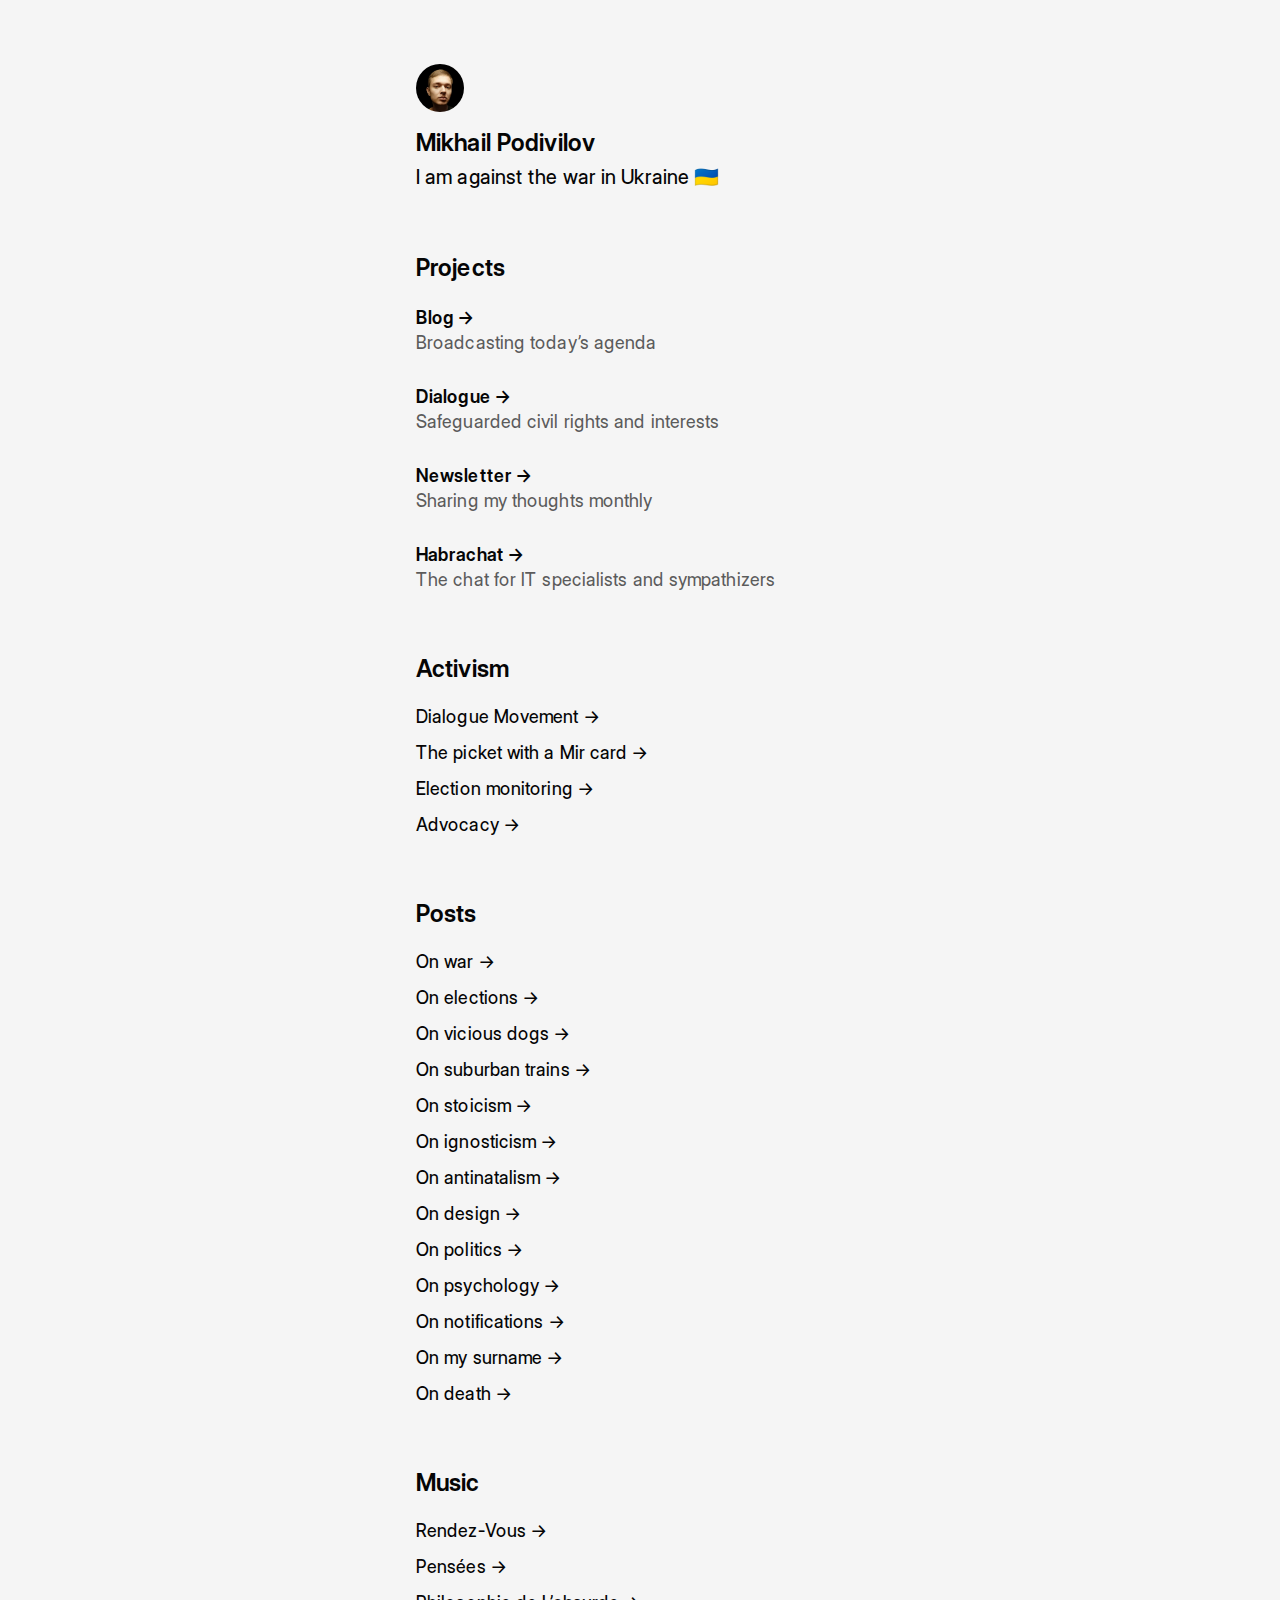
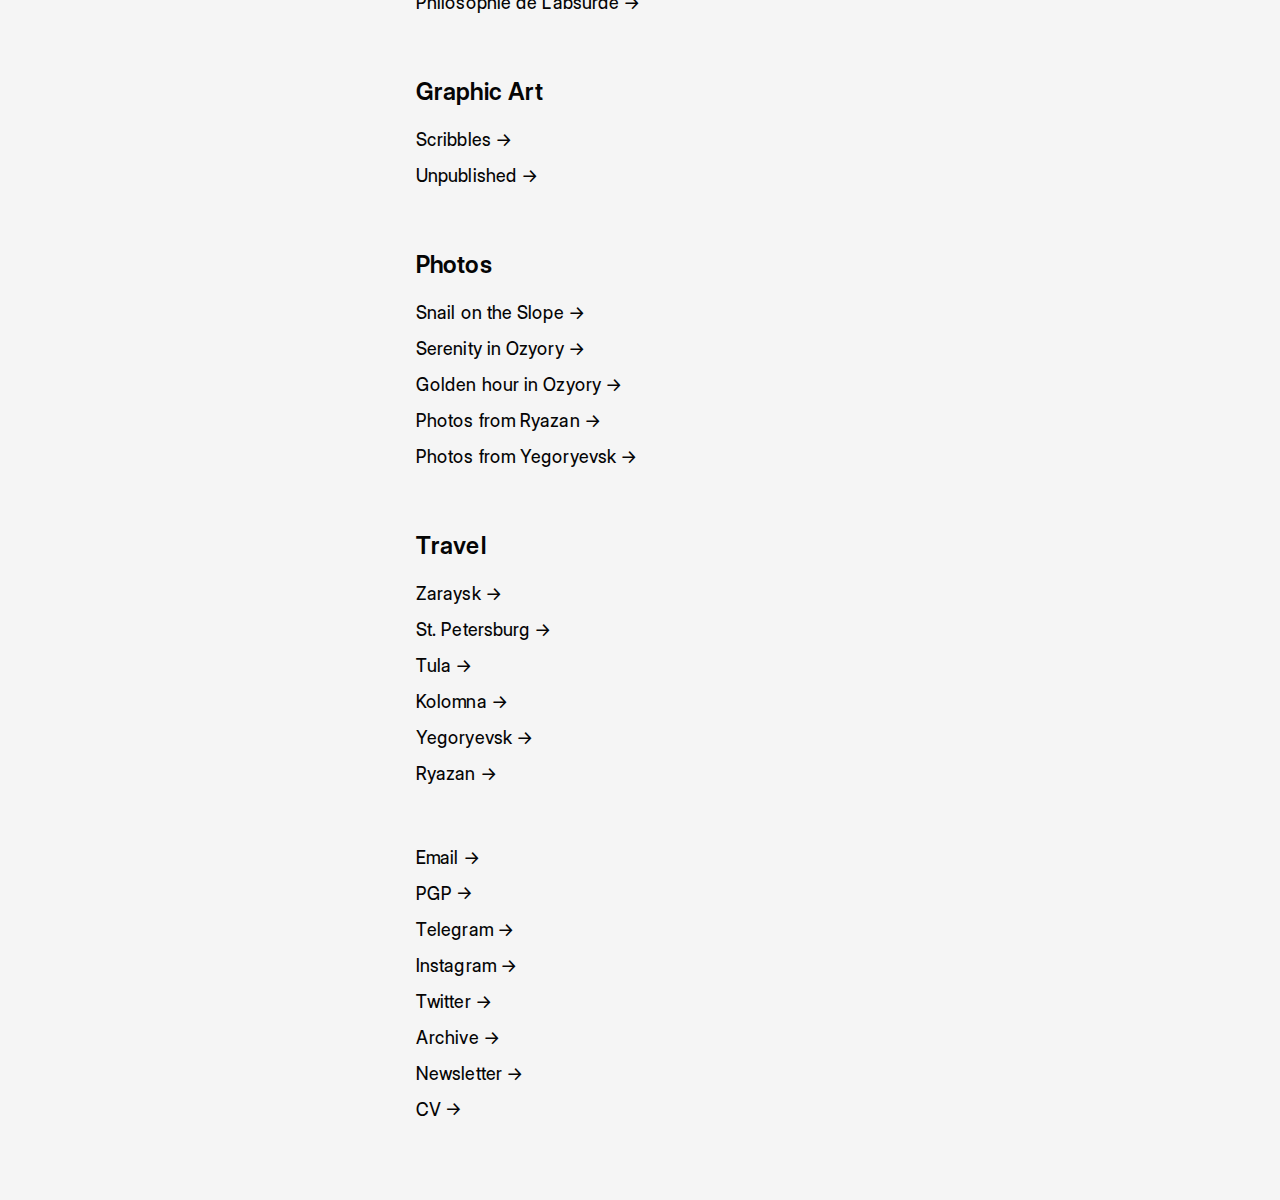
<file: podivilov.com/index.html>
<!DOCTYPE html>
<!--


/╲/\[☉﹏☉]/\╱\ <-- Aaah! A spider! 🕷️


-->
<html>
<head>
  <meta charset="utf-8">
  <meta name="viewport" content="width=device-width" />
  <title>Mikhail Podivilov</title>
  <meta name="description" content="I am against the war in Ukraine 🇺🇦" />
  <link rel="stylesheet" type="text/css" href="style.css">
  <link rel="icon" type="image/png" href="images/favicon.png">
  <meta property="og:title" content="Mikhail Podivilov" />
  <meta property="og:description" content="I am against the war in Ukraine 🇺🇦" />
  <meta property="og:image" content="https://podivilov.com/images/og.png" />
  <meta name="twitter:card" content="summary_large_image" />
  <meta name="twitter:title" content="Mikhail Podivilov" />
  <meta name="twitter:description" content="I am against the war in Ukraine 🇺🇦" />
  <meta name="twitter:image" content="https://podivilov.com/images/og.png" />

  <!-- Verification stuff -->
  <a rel="me" href="https://mastodon.social/@podivilov" style="display: none;">Mastodon</a>
</head>
<body>
  <div id="content">
    <div class="section">
      <img src="images/mikhail-podivilov.jpg" class="me">
      <h1>Mikhail Podivilov</h1>
      <h2>I am against the war in Ukraine 🇺🇦</h2>
    </div>

    <div class="section">
      <h6>Projects</h6>

      <ul>
        <li>
          <h3><a href="https://t.me/podivilov_channel">Blog -></a></h3>
          <p>Broadcasting today’s agenda</p>
        </li>
        <li>
          <h3><a href="https://dialoguemovement.org/">Dialogue -></a></h3>
          <p>Safeguarded civil rights and interests</p>
        </li>
        <li>
          <h3><a href="https://podivilov.com/newsletter/">Newsletter -></a></h3>
          <p>Sharing my thoughts monthly</p>
        </li>
        <li>
          <h3><a href="https://habra.chat/">Habrachat -></a></h3>
          <p>The chat for IT specialists and sympathizers</p>
        </li>
      </ul>
    </div>

    <div class="section links">
      <h6>Activism</h6>

      <a href="https://dialoguemovement.org/archive/" class="link">Dialogue Movement -></a>
      <a href="https://www.nbcnews.com/news/world/russians-opposed-war-ukraine-face-battle-kremlins-crackdown-anti-war-p-rcna29981" class="link">The picket with a Mir card -></a>
      <a href="https://golosinfo.org/blogs/837" class="link">Election monitoring -></a>
      <a href="https://t.me/ovdinfolive/10654" class="link">Advocacy -></a>
    </div>

    <div class="section links">
      <h6>Posts</h6>

      <a href="https://podivilov.com/archive/all/zametki-s-tjournal/" class="link">On war -></a>
      <a href="https://podivilov.com/archive/all/uik-uehal-a-klouny-izbralis/" class="link">On elections -></a>
      <a href="https://podivilov.com/archive/all/ostorozhno-zlye-sobaki/" class="link">On vicious dogs -></a>
      <a href="https://podivilov.com/archive/all/kak-puteshestvovat-na-elektrichkah-i-kayfovat/" class="link">On suburban trains -></a>
      <a href="https://podivilov.com/archive/tags/stoicism/" class="link">On stoicism -></a>
      <a href="https://podivilov.com/archive/all/ignosticizm/" class="link">On ignosticism -></a>
      <a href="https://podivilov.com/archive/all/antinatalizm/" class="link">On antinatalism -></a>
      <a href="https://podivilov.com/archive/tags/design/" class="link">On design -></a>
      <a href="https://podivilov.com/archive/tags/politics/" class="link">On politics -></a>
      <a href="https://podivilov.com/archive/tags/psychology/" class="link">On psychology -></a>
      <a href="https://podivilov.com/archive/all/pro-uvedomleniya/" class="link">On notifications -></a>
      <a href="https://podivilov.com/archive/all/cacograph/" class="link">On my surname -></a>
      <a href="https://podivilov.com/archive/all/zaveschanie/" class="link">On death -></a>
    </div>

    <div class="section links">
      <h6>Music</h6>

      <a href="https://www.youtube.com/watch?v=bPWWufyFyuE" class="link">Rendez-Vous -></a>
      <a href="https://www.youtube.com/watch?v=_a_EP1cF86g" class="link">Pensées -></a>
      <a href="https://www.youtube.com/watch?v=8OWCbKyLMds" class="link">Philosophie de L’absurde -></a>
    </div>

    <div class="section links">
      <h6>Graphic Art</h6>

      <a href="https://web.archive.org/web/20210601125951/https://archive.podivilov.ru/all/kalyaki-malyaki/" class="link">Scribbles -></a>
      <a href="https://web.archive.org/web/20210601120241/https://archive.podivilov.ru/all/dekompoziciya-neopublikovannye-raboty/" class="link">Unpublished -></a>
    </div>

    <div class="section links">
      <h6>Photos</h6>

      <a href="https://podivilov.com/archive/all/ulitka-na-sklone/" class="link">Snail on the Slope -></a>
      <a href="https://podivilov.com/archive/all/ozyorskaya-bezmyatezhnost/" class="link">Serenity in Ozyory -></a>
      <a href="https://podivilov.com/archive/all/zolotoy-chas-v-ozyorah/" class="link">Golden hour in Ozyory -></a>
      <a href="https://podivilov.com/archive/all/ryazanskiy-fotootchyot/" class="link">Photos from Ryazan -></a>
      <a href="https://podivilov.com/archive/all/egoryevskiy-fotootchyot/" class="link">Photos from Yegoryevsk -></a>
    </div>

    <div class="section links">
      <h6>Travel</h6>

      <a href="https://www.youtube.com/watch?v=_UMk2dEp2vs" class="link">Zaraysk -></a>
      <a href="https://www.youtube.com/watch?v=t8ysZ4fYrkY" class="link">St. Petersburg -></a>
      <a href="https://www.youtube.com/watch?v=OF5ravawQ6Y" class="link">Tula -></a>
      <a href="https://www.youtube.com/watch?v=j2yAzifiHoA" class="link">Kolomna -></a>
      <a href="https://www.youtube.com/watch?v=ZSQNnGl0Q9E" class="link">Yegoryevsk -></a>
      <a href="https://www.youtube.com/watch?v=ztuQfi9SAhU" class="link">Ryazan -></a>
    </div>

    <div class="section links">
      <a href="mailto:mikhail@podivilov.com" class="link">Email -></a>
      <a href="https://podivilov.com/downloads/pgp/" class="link">PGP -></a>
      <a href="https://t.me/podivilov_channel" class="link">Telegram -></a>
      <a href="https://instagram.com/podivilov.ru/" class="link">Instagram -></a>
      <a href="https://twitter.com/podivilov" class="link">Twitter -></a>
      <a href="https://podivilov.com/archive/" class="link">Archive -></a>
      <a href="https://podivilov.com/newsletter/" class="link">Newsletter -></a>
      <a href="https://podivilov.com/downloads/cv/" class="link">CV -></a>
    </div>
  </div>
</body>
</html>
</file>
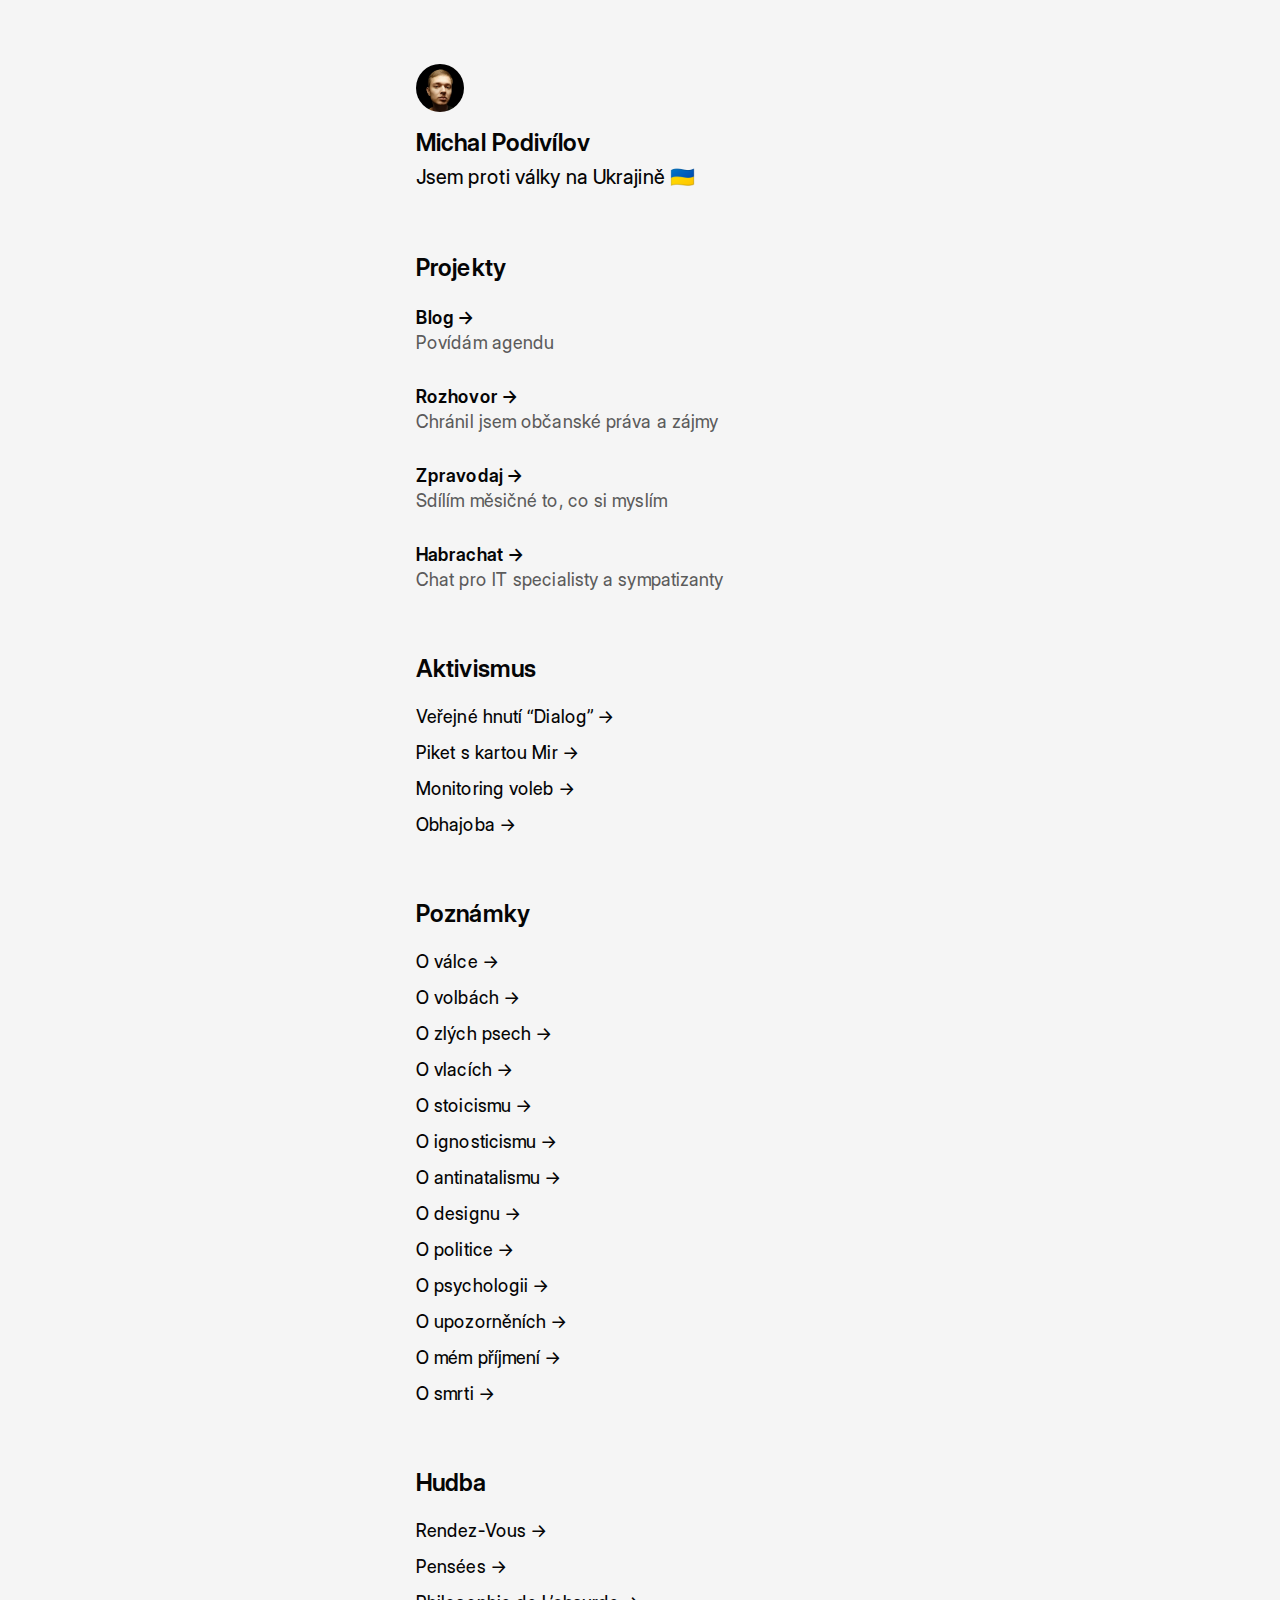
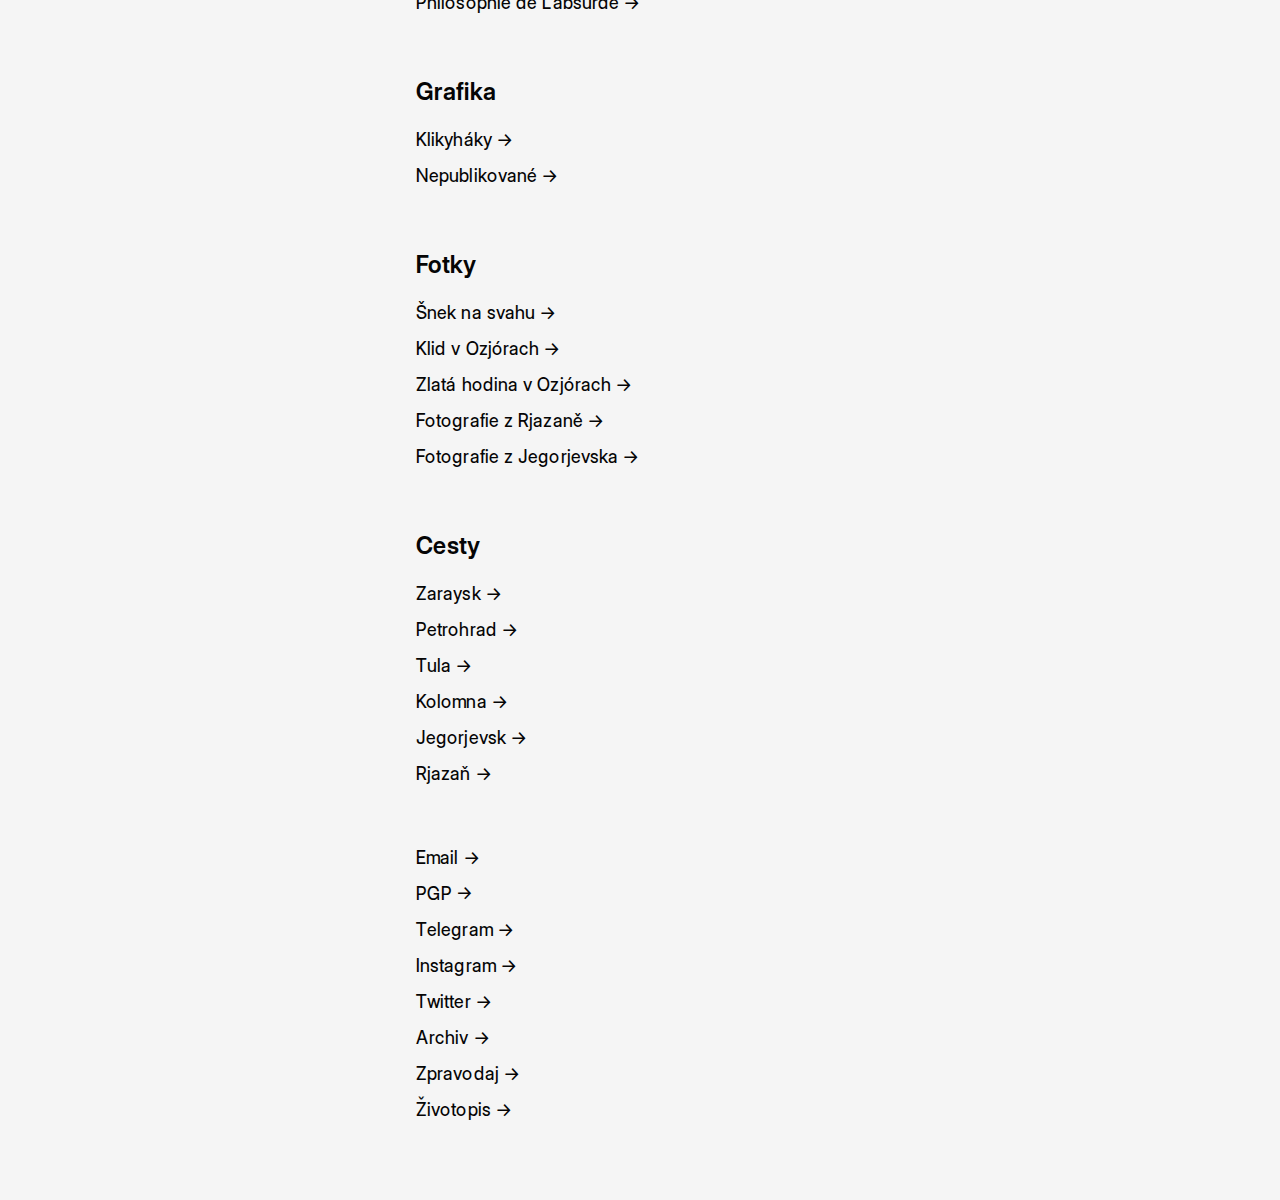
<file: podivilov.cz/index.html>
<!DOCTYPE html>
<!--


/╲/\[☉﹏☉]/\╱\ <-- Aaa! Pavouk! 🕷️


-->
<html>
<head>
  <meta charset="utf-8">
  <meta name="viewport" content="width=device-width" />
  <title>Michal Podivílov</title>
  <meta name="description" content="Jsem proti války na Ukrajině 🇺🇦" />
  <link rel="stylesheet" type="text/css" href="style.css">
  <link rel="icon" type="image/png" href="images/favicon.png">
  <meta property="og:title" content="Michal Podivílov" />
  <meta property="og:description" content="Jsem proti války na Ukrajině 🇺🇦" />
  <meta property="og:image" content="https://podivilov.cz/images/og.png" />
  <meta name="twitter:card" content="summary_large_image" />
  <meta name="twitter:title" content="Michal Podivílov" />
  <meta name="twitter:description" content="Jsem proti války na Ukrajině 🇺🇦" />
  <meta name="twitter:image" content="https://podivilov.cz/images/og.png" />
</head>
<body>
  <div id="content">
    <div class="section">
      <img src="images/michal-podivilov.jpg" class="me">
      <h1>Michal Podivílov</h1>
      <h2>Jsem proti války na Ukrajině 🇺🇦</h2>
    </div>

    <div class="section">
      <h6>Projekty</h6>

      <ul>
        <li>
          <h3><a href="https://t.me/podivilov_channel">Blog -></a></h3>
          <p>Povídám agendu</p>
        </li>
        <li>
          <h3><a href="https://dialoguemovement.org/">Rozhovor -></a></h3>
          <p>Chránil jsem občanské práva a zájmy</p>
        </li>
        <li>
          <h3><a href="https://podivilov.cz/newsletter/">Zpravodaj -></a></h3>
          <p>Sdílím měsičné to, co si myslím</p>
        </li>
        <li>
          <h3><a href="https://habra.chat/">Habrachat -></a></h3>
          <p>Chat pro IT specialisty a sympatizanty</p>
        </li>
      </ul>
    </div>

    <div class="section links">
      <h6>Aktivismus</h6>

      <a href="https://dialoguemovement.org/archive/" class="link">Veřejné hnutí “Dialog” -></a>
      <a href="https://www.nbcnews.com/news/world/russians-opposed-war-ukraine-face-battle-kremlins-crackdown-anti-war-p-rcna29981" class="link">Piket s kartou Mir -></a>
      <a href="https://golosinfo.org/blogs/837" class="link">Monitoring voleb -></a>
      <a href="https://t.me/ovdinfolive/10654" class="link">Obhajoba -></a>
    </div>

    <div class="section links">
      <h6>Poznámky</h6>

      <a href="https://podivilov.cz/archive/all/zametki-s-tjournal/" class="link">O válce -></a>
      <a href="https://podivilov.cz/archive/all/uik-uehal-a-klouny-izbralis/" class="link">O volbách -></a>
      <a href="https://podivilov.cz/archive/all/ostorozhno-zlye-sobaki/" class="link">O zlých psech -></a>
      <a href="https://podivilov.cz/archive/all/kak-puteshestvovat-na-elektrichkah-i-kayfovat/" class="link">O vlacích -></a>
      <a href="https://podivilov.cz/archive/tags/stoicism/" class="link">O stoicismu -></a>
      <a href="https://podivilov.cz/archive/all/ignosticizm/" class="link">O ignosticismu -></a>
      <a href="https://podivilov.cz/archive/all/antinatalizm/" class="link">O antinatalismu -></a>
      <a href="https://podivilov.cz/archive/tags/design/" class="link">O designu -></a>
      <a href="https://podivilov.cz/archive/tags/politics/" class="link">O politice -></a>
      <a href="https://podivilov.cz/archive/tags/psychology/" class="link">O psychologii -></a>
      <a href="https://podivilov.cz/archive/all/pro-uvedomleniya/" class="link">O upozorněních -></a>
      <a href="https://podivilov.cz/archive/all/cacograph/" class="link">O mém příjmení -></a>
      <a href="https://podivilov.cz/archive/all/zaveschanie/" class="link">O smrti -></a>
    </div>

    <div class="section links">
      <h6>Hudba</h6>

      <a href="https://www.youtube.com/watch?v=bPWWufyFyuE" class="link">Rendez-Vous -></a>
      <a href="https://www.youtube.com/watch?v=_a_EP1cF86g" class="link">Pensées -></a>
      <a href="https://www.youtube.com/watch?v=8OWCbKyLMds" class="link">Philosophie de L’absurde -></a>
    </div>

    <div class="section links">
      <h6>Grafika</h6>

      <a href="https://web.archive.org/web/20210601125951/https://archive.podivilov.ru/all/kalyaki-malyaki/" class="link">Klikyháky -></a>
      <a href="https://web.archive.org/web/20210601120241/https://archive.podivilov.ru/all/dekompoziciya-neopublikovannye-raboty/" class="link">Nepublikované -></a>
    </div>

    <div class="section links">
      <h6>Fotky</h6>

      <a href="https://podivilov.cz/archive/all/ulitka-na-sklone/" class="link">Šnek na svahu -></a>
      <a href="https://podivilov.cz/archive/all/ozyorskaya-bezmyatezhnost/" class="link">Klid v Ozjórach -></a>
      <a href="https://podivilov.cz/archive/all/zolotoy-chas-v-ozyorah/" class="link">Zlatá hodina v Ozjórach -></a>
      <a href="https://podivilov.cz/archive/all/ryazanskiy-fotootchyot/" class="link">Fotografie z Rjazaně -></a>
      <a href="https://podivilov.cz/archive/all/egoryevskiy-fotootchyot/" class="link">Fotografie z Jegorjevska -></a>
    </div>

    <div class="section links">
      <h6>Cesty</h6>

      <a href="https://www.youtube.com/watch?v=_UMk2dEp2vs" class="link">Zaraysk -></a>
      <a href="https://www.youtube.com/watch?v=t8ysZ4fYrkY" class="link">Petrohrad -></a>
      <a href="https://www.youtube.com/watch?v=OF5ravawQ6Y" class="link">Tula -></a>
      <a href="https://www.youtube.com/watch?v=j2yAzifiHoA" class="link">Kolomna -></a>
      <a href="https://www.youtube.com/watch?v=ZSQNnGl0Q9E" class="link">Jegorjevsk -></a>
      <a href="https://www.youtube.com/watch?v=ztuQfi9SAhU" class="link">Rjazaň -></a>
    </div>

    <div class="section links">
      <a href="mailto:michal@podivilov.cz" class="link">Email -></a>
      <a href="https://podivilov.cz/downloads/pgp/" class="link">PGP -></a>
      <a href="https://t.me/podivilov_channel" class="link">Telegram -></a>
      <a href="https://instagram.com/podivilov.ru/" class="link">Instagram -></a>
      <a href="https://twitter.com/podivilov" class="link">Twitter -></a>
      <a href="https://podivilov.cz/archive/" class="link">Archiv -></a>
      <a href="https://podivilov.cz/newsletter/" class="link">Zpravodaj -></a>
      <a href="https://podivilov.cz/downloads/cv/" class="link">Životopis -></a>
    </div>
  </div>
</body>
</html>
</file>
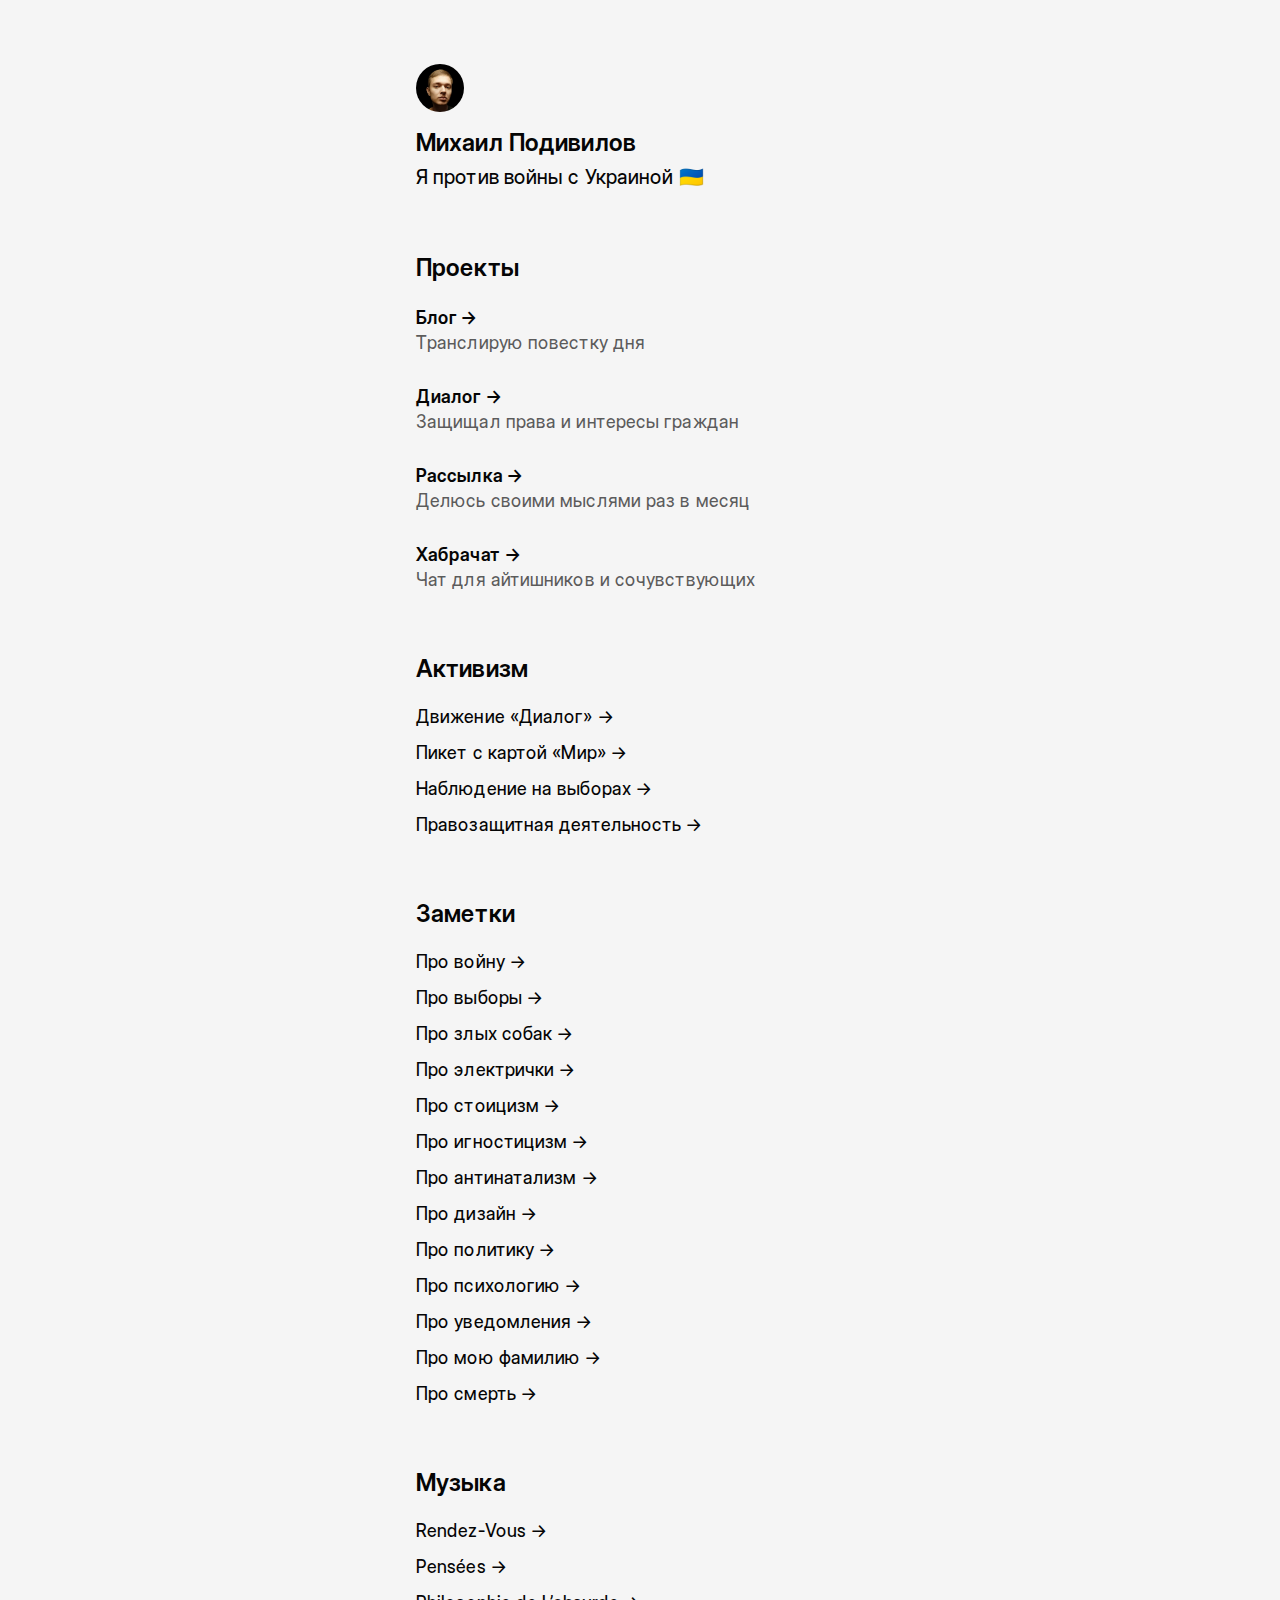
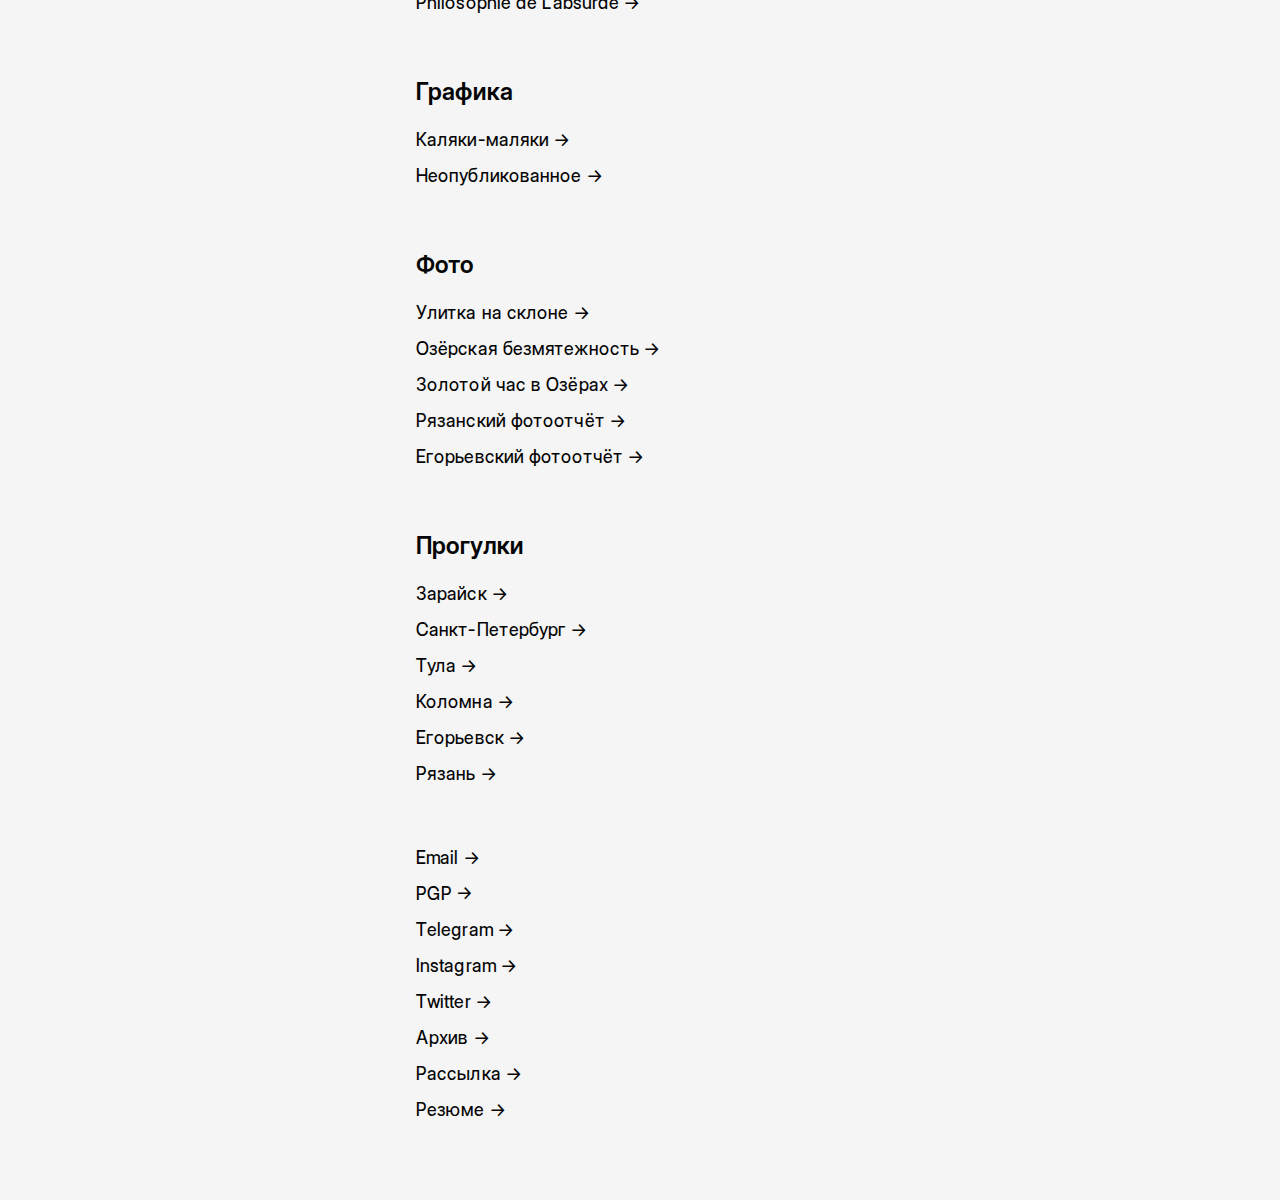
<file: podivilov.ru/index.html>
<!DOCTYPE html>
<!--


/╲/\[☉﹏☉]/\╱\ <-- Паук! Ааа! 🕷️


-->
<html>
<head>
  <meta charset="utf-8">
  <meta name="viewport" content="width=device-width" />
  <title>Михаил Подивилов</title>
  <meta name="description" content="Я против войны с Украиной 🇺🇦" />
  <link rel="stylesheet" type="text/css" href="style.css">
  <link rel="icon" type="image/png" href="images/favicon.png">
  <meta property="og:title" content="Михаил Подивилов" />
  <meta property="og:description" content="Я против войны с Украиной 🇺🇦" />
  <meta property="og:image" content="https://podivilov.ru/images/og.png" />
  <meta name="twitter:card" content="summary_large_image" />
  <meta name="twitter:title" content="Михаил Подивилов" />
  <meta name="twitter:description" content="Я против войны с Украиной 🇺🇦" />
  <meta name="twitter:image" content="https://podivilov.ru/images/og.png" />
</head>
<body>
  <div id="content">
    <div class="section">
      <img src="images/mikhail-podivilov.jpg" class="me">
      <h1>Михаил Подивилов</h1>
      <h2>Я против войны с Украиной 🇺🇦</h2>
    </div>

    <div class="section">
      <h6>Проекты</h6>

      <ul>
        <li>
          <h3><a href="https://t.me/podivilov_channel">Блог -></a></h3>
          <p>Транслирую повестку дня</p>
        </li>
        <li>
          <h3><a href="https://dialoguemovement.org/">Диалог -></a></h3>
          <p>Защищал права и интересы граждан</p>
        </li>
        <li>
          <h3><a href="https://podivilov.ru/newsletter/">Рассылка -></a></h3>
          <p>Делюсь своими мыслями раз в месяц</p>
        </li>
        <li>
          <h3><a href="https://habra.chat/">Хабрачат -></a></h3>
          <p>Чат для айтишников и сочувствующих</p>
        </li>
      </ul>
    </div>

    <div class="section links">
      <h6>Активизм</h6>

      <a href="https://dialoguemovement.org/archive/" class="link">Движение «Диалог» -></a>
      <a href="https://zona.media/news/2022/03/29/mir" class="link">Пикет с картой «Мир» -></a>
      <a href="https://golosinfo.org/blogs/837" class="link">Наблюдение на выборах -></a>
      <a href="https://t.me/ovdinfolive/10654" class="link">Правозащитная деятельность -></a>
    </div>

    <div class="section links">
      <h6>Заметки</h6>

      <a href="https://podivilov.ru/archive/all/zametki-s-tjournal/" class="link">Про войну -></a>
      <a href="https://podivilov.ru/archive/all/uik-uehal-a-klouny-izbralis/" class="link">Про выборы -></a>
      <a href="https://podivilov.ru/archive/all/ostorozhno-zlye-sobaki/" class="link">Про злых собак -></a>
      <a href="https://podivilov.ru/archive/all/kak-puteshestvovat-na-elektrichkah-i-kayfovat/" class="link">Про электрички -></a>
      <a href="https://podivilov.ru/archive/tags/stoicism/" class="link">Про стоицизм -></a>
      <a href="https://podivilov.ru/archive/all/ignosticizm/" class="link">Про игностицизм -></a>
      <a href="https://podivilov.ru/archive/all/antinatalizm/" class="link">Про антинатализм -></a>
      <a href="https://podivilov.ru/archive/tags/design/" class="link">Про дизайн -></a>
      <a href="https://podivilov.ru/archive/tags/politics/" class="link">Про политику -></a>
      <a href="https://podivilov.ru/archive/tags/psychology/" class="link">Про психологию -></a>
      <a href="https://podivilov.ru/archive/all/pro-uvedomleniya/" class="link">Про уведомления -></a>
      <a href="https://podivilov.ru/archive/all/cacograph/" class="link">Про мою фамилию -></a>
      <a href="https://podivilov.ru/archive/all/zaveschanie/" class="link">Про смерть -></a>
    </div>

    <div class="section links">
      <h6>Музыка</h6>

      <a href="https://www.youtube.com/watch?v=bPWWufyFyuE" class="link">Rendez-Vous -></a>
      <a href="https://www.youtube.com/watch?v=_a_EP1cF86g" class="link">Pensées -></a>
      <a href="https://www.youtube.com/watch?v=8OWCbKyLMds" class="link">Philosophie de L’absurde -></a>
    </div>

    <div class="section links">
      <h6>Графика</h6>

      <a href="https://web.archive.org/web/20210601125951/https://archive.podivilov.ru/all/kalyaki-malyaki/" class="link">Каляки-маляки -></a>
      <a href="https://web.archive.org/web/20210601120241/https://archive.podivilov.ru/all/dekompoziciya-neopublikovannye-raboty/" class="link">Неопубликованное -></a>
    </div>

    <div class="section links">
      <h6>Фото</h6>

      <a href="https://podivilov.ru/archive/all/ulitka-na-sklone/" class="link">Улитка на склоне -></a>
      <a href="https://podivilov.ru/archive/all/ozyorskaya-bezmyatezhnost/" class="link">Озёрская безмятежность -></a>
      <a href="https://podivilov.ru/archive/all/zolotoy-chas-v-ozyorah/" class="link">Золотой час в Озёрах -></a>
      <a href="https://podivilov.ru/archive/all/ryazanskiy-fotootchyot/" class="link">Рязанский фотоотчёт -></a>
      <a href="https://podivilov.ru/archive/all/egoryevskiy-fotootchyot/" class="link">Егорьевский фотоотчёт -></a>
    </div>

    <div class="section links">
      <h6>Прогулки</h6>

      <a href="https://www.youtube.com/watch?v=_UMk2dEp2vs" class="link">Зарайск -></a>
      <a href="https://www.youtube.com/watch?v=t8ysZ4fYrkY" class="link">Санкт-Петербург -></a>
      <a href="https://www.youtube.com/watch?v=OF5ravawQ6Y" class="link">Тула -></a>
      <a href="https://www.youtube.com/watch?v=j2yAzifiHoA" class="link">Коломна -></a>
      <a href="https://www.youtube.com/watch?v=ZSQNnGl0Q9E" class="link">Егорьевск -></a>
      <a href="https://www.youtube.com/watch?v=ztuQfi9SAhU" class="link">Рязань -></a>
    </div>

    <div class="section links">
      <a href="mailto:mikhail@podivilov.ru" class="link">Email -></a>
      <a href="https://podivilov.ru/downloads/pgp/" class="link">PGP -></a>
      <a href="https://t.me/podivilov_channel" class="link">Telegram -></a>
      <a href="https://instagram.com/podivilov.ru/" class="link">Instagram -></a>
      <a href="https://twitter.com/podivilov" class="link">Twitter -></a>
      <a href="https://podivilov.ru/archive/" class="link">Архив -></a>
      <a href="https://podivilov.ru/newsletter/" class="link">Рассылка -></a>
      <a href="https://podivilov.ru/downloads/cv/" class="link">Резюме -></a>
    </div>
  </div>
</body>
</html>
</file>
<file: podivilov.com/style.css>
@import url('fonts/inter/inter-display.css');
html { font-family: 'InterDisplay', sans-serif; }
@supports (font-variation-settings: normal) {
  html { font-family: 'InterDisplay var', sans-serif; }
}
* {
	margin: 0;
	padding: 0;
	list-style: none;
	text-decoration: none;
	box-sizing: border-box;
	letter-spacing: .005em;
        font-variant-ligatures: contextual;
        -moz-font-feature-settings: 'calt';
        -webkit-font-feature-settings: 'calt';
        font-feature-settings: 'calt';
}
body {
	background: #f5f5f5;
	color: #050505;
	-webkit-font-smoothing: antialiased;
}
a {
	color: inherit;
}
a:hover {
	text-decoration: underline;
}
#content {
	max-width: 512px;
	margin: 0 auto;
	padding: 64px 32px;
}
.section {
	margin-bottom: 64px;
}
.section:last-of-type {
	border-bottom: 0;
	padding-bottom: 0;
	margin-bottom: 0;
}
.me {
	width: 48px;
	height: 48px;
	border-radius: 24px;
	margin-bottom: 12px;
}
h1 {
	font-weight: 600;
	font-size: 24px;
	margin-bottom: 8px;
}
h2 {
	font-weight: 450;
	font-size: 20px;
	line-height: 24px;
}
.link {
	font-size: 18px;
	line-height: 20px;
	margin-right: 12px;
	font-weight: 450;
}
.links .link {
	margin-right: 0;
	display: block;
	margin-bottom: 16px;
}
h6 {
	font-weight: 600;
	font-size: 24px;
	margin-bottom: 24px;
}
h3 {
	font-weight: 600;
	font-size: 18px;
	line-height: 24px;
	margin-bottom: 2px;
}
p {
	font-size: 18px;
	font-weight: 450;
	color: rgba(0, 0, 0, .64);
}
ul li {
	margin-bottom: 32px;
}
ul li:last-of-type {
	margin-bottom: 0;
}
@media screen and (max-width:400px) {
    p {
	line-height: 26px;
    }
    .long {
	line-height: 32px;
	margin-top: -4px;
	margin-bottom: 12px !important;
    }
}
h2.logo {
	display: inline-block;
}
svg.logo {
	display: inline-block;
	position: absolute;
	margin-top: .07em;
	margin-left: .35em;
}
</file>
<file: podivilov.cz/style.css>
@import url('fonts/inter/inter-display.css');
html { font-family: 'InterDisplay', sans-serif; }
@supports (font-variation-settings: normal) {
  html { font-family: 'InterDisplay var', sans-serif; }
}
* {
	margin: 0;
	padding: 0;
	list-style: none;
	text-decoration: none;
	box-sizing: border-box;
	letter-spacing: .005em;
        font-variant-ligatures: contextual;
        -moz-font-feature-settings: 'calt';
        -webkit-font-feature-settings: 'calt';
        font-feature-settings: 'calt';
}
body {
	background: #f5f5f5;
	color: #050505;
	-webkit-font-smoothing: antialiased;
}
a {
	color: inherit;
}
a:hover {
	text-decoration: underline;
}
#content {
	max-width: 512px;
	margin: 0 auto;
	padding: 64px 32px;
}
.section {
	margin-bottom: 64px;
}
.section:last-of-type {
	border-bottom: 0;
	padding-bottom: 0;
	margin-bottom: 0;
}
.me {
	width: 48px;
	height: 48px;
	border-radius: 24px;
	margin-bottom: 12px;
}
h1 {
	font-weight: 600;
	font-size: 24px;
	margin-bottom: 8px;
}
h2 {
	font-weight: 450;
	font-size: 20px;
	line-height: 24px;
}
.link {
	font-size: 18px;
	line-height: 20px;
	margin-right: 12px;
	font-weight: 450;
}
.links .link {
	margin-right: 0;
	display: block;
	margin-bottom: 16px;
}
h6 {
	font-weight: 600;
	font-size: 24px;
	margin-bottom: 24px;
}
h3 {
	font-weight: 600;
	font-size: 18px;
	line-height: 24px;
	margin-bottom: 2px;
}
p {
	font-size: 18px;
	font-weight: 450;
	color: rgba(0, 0, 0, .64);
}
ul li {
	margin-bottom: 32px;
}
ul li:last-of-type {
	margin-bottom: 0;
}
@media screen and (max-width:400px) {
    p {
	line-height: 26px;
    }
    .long {
	line-height: 32px;
	margin-top: -4px;
	margin-bottom: 12px !important;
    }
}
h2.logo {
	display: inline-block;
}
svg.logo {
	display: inline-block;
	position: absolute;
	margin-top: .07em;
	margin-left: .35em;
}
</file>
<file: podivilov.ru/style.css>
@import url('fonts/inter/inter-display.css');
html { font-family: 'InterDisplay', sans-serif; }
@supports (font-variation-settings: normal) {
  html { font-family: 'InterDisplay var', sans-serif; }
}
* {
	margin: 0;
	padding: 0;
	list-style: none;
	text-decoration: none;
	box-sizing: border-box;
	letter-spacing: .005em;
        font-variant-ligatures: contextual;
        -moz-font-feature-settings: 'calt';
        -webkit-font-feature-settings: 'calt';
        font-feature-settings: 'calt';
}
body {
	background: #f5f5f5;
	color: #050505;
	-webkit-font-smoothing: antialiased;
}
a {
	color: inherit;
}
a:hover {
	text-decoration: underline;
}
#content {
	max-width: 512px;
	margin: 0 auto;
	padding: 64px 32px;
}
.section {
	margin-bottom: 64px;
}
.section:last-of-type {
	border-bottom: 0;
	padding-bottom: 0;
	margin-bottom: 0;
}
.me {
	width: 48px;
	height: 48px;
	border-radius: 24px;
	margin-bottom: 12px;
}
h1 {
	font-weight: 600;
	font-size: 24px;
	margin-bottom: 8px;
}
h2 {
	font-weight: 450;
	font-size: 20px;
	line-height: 24px;
}
.link {
	font-size: 18px;
	line-height: 20px;
	margin-right: 12px;
	font-weight: 450;
}
.links .link {
	margin-right: 0;
	display: block;
	margin-bottom: 16px;
}
h6 {
	font-weight: 600;
	font-size: 24px;
	margin-bottom: 24px;
}
h3 {
	font-weight: 600;
	font-size: 18px;
	line-height: 24px;
	margin-bottom: 2px;
}
p {
	font-size: 18px;
	font-weight: 450;
	color: rgba(0, 0, 0, .64);
}
ul li {
	margin-bottom: 32px;
}
ul li:last-of-type {
	margin-bottom: 0;
}
@media screen and (max-width:400px) {
    p {
	line-height: 26px;
    }
    .long {
	line-height: 32px;
	margin-top: -4px;
	margin-bottom: 12px !important;
    }
}
h2.logo {
	display: inline-block;
}
svg.logo {
	display: inline-block;
	position: absolute;
	margin-top: .07em;
	margin-left: .35em;
}
</file>
